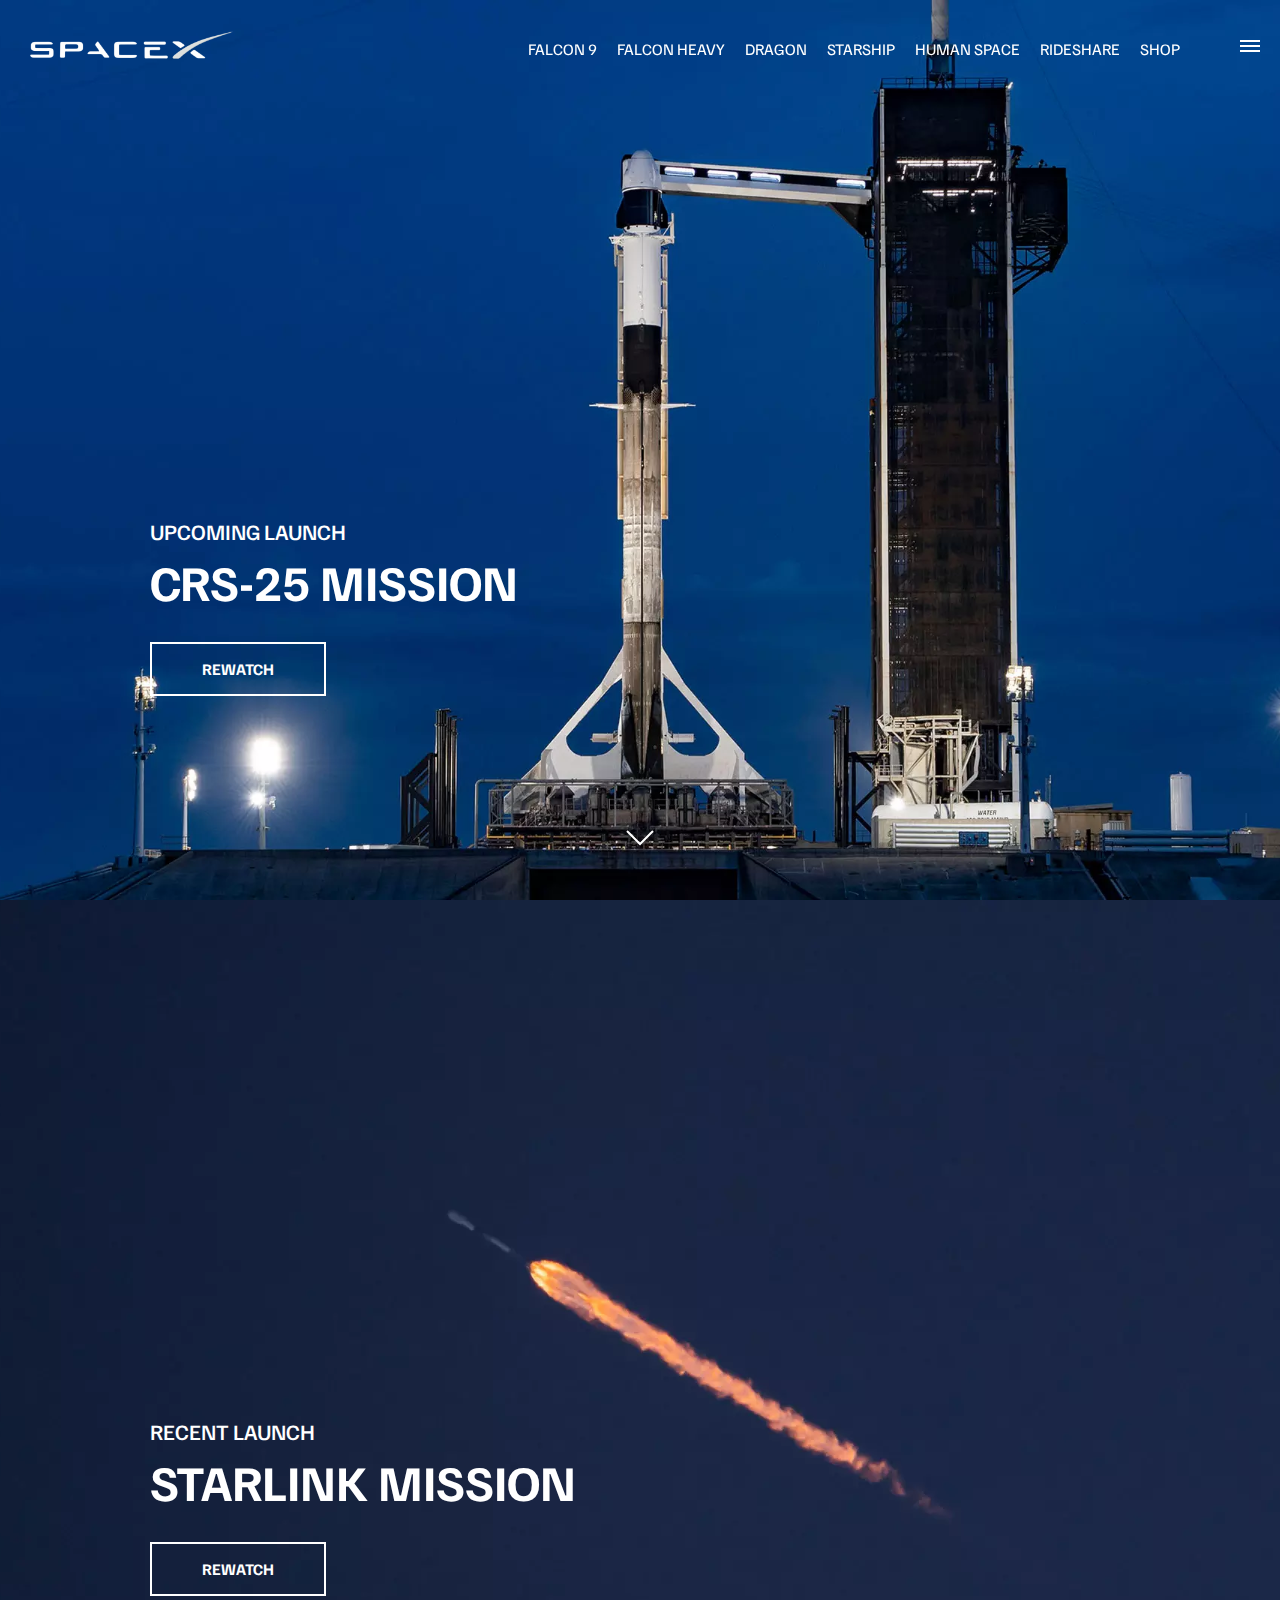
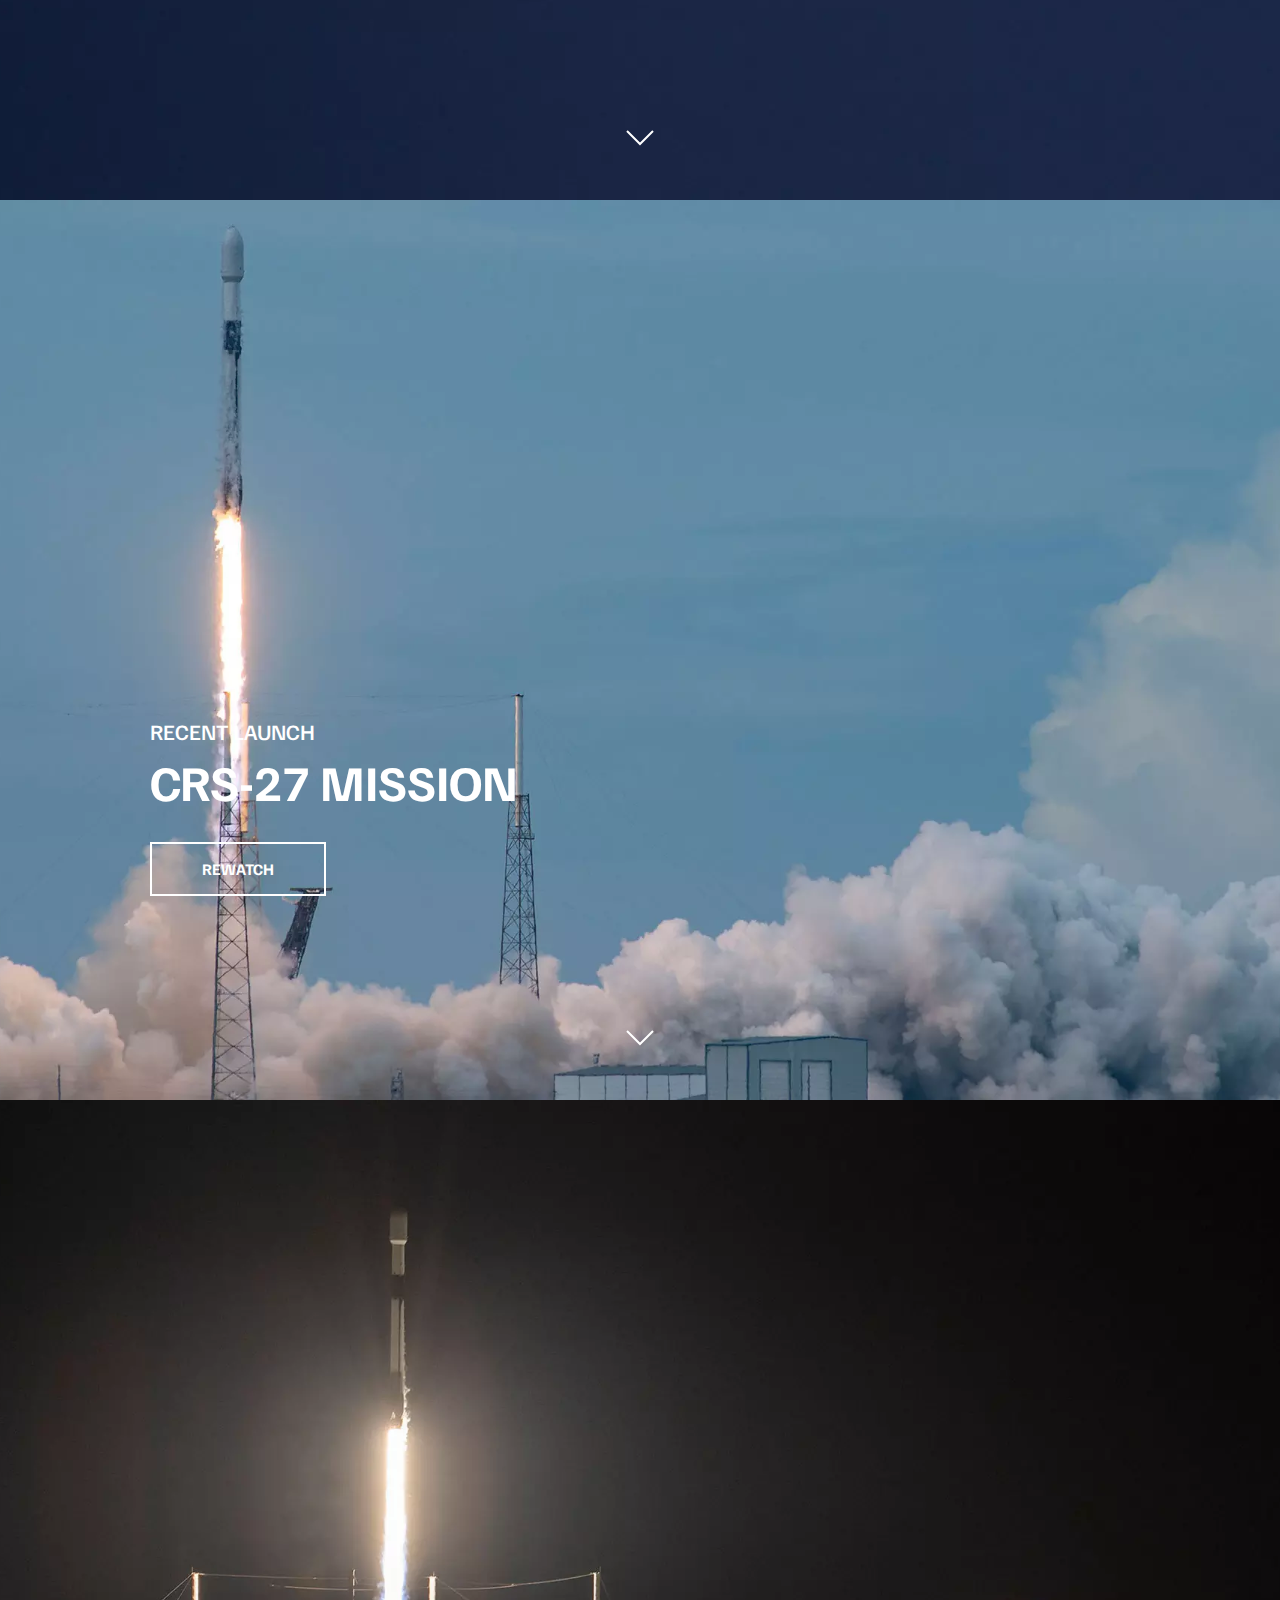
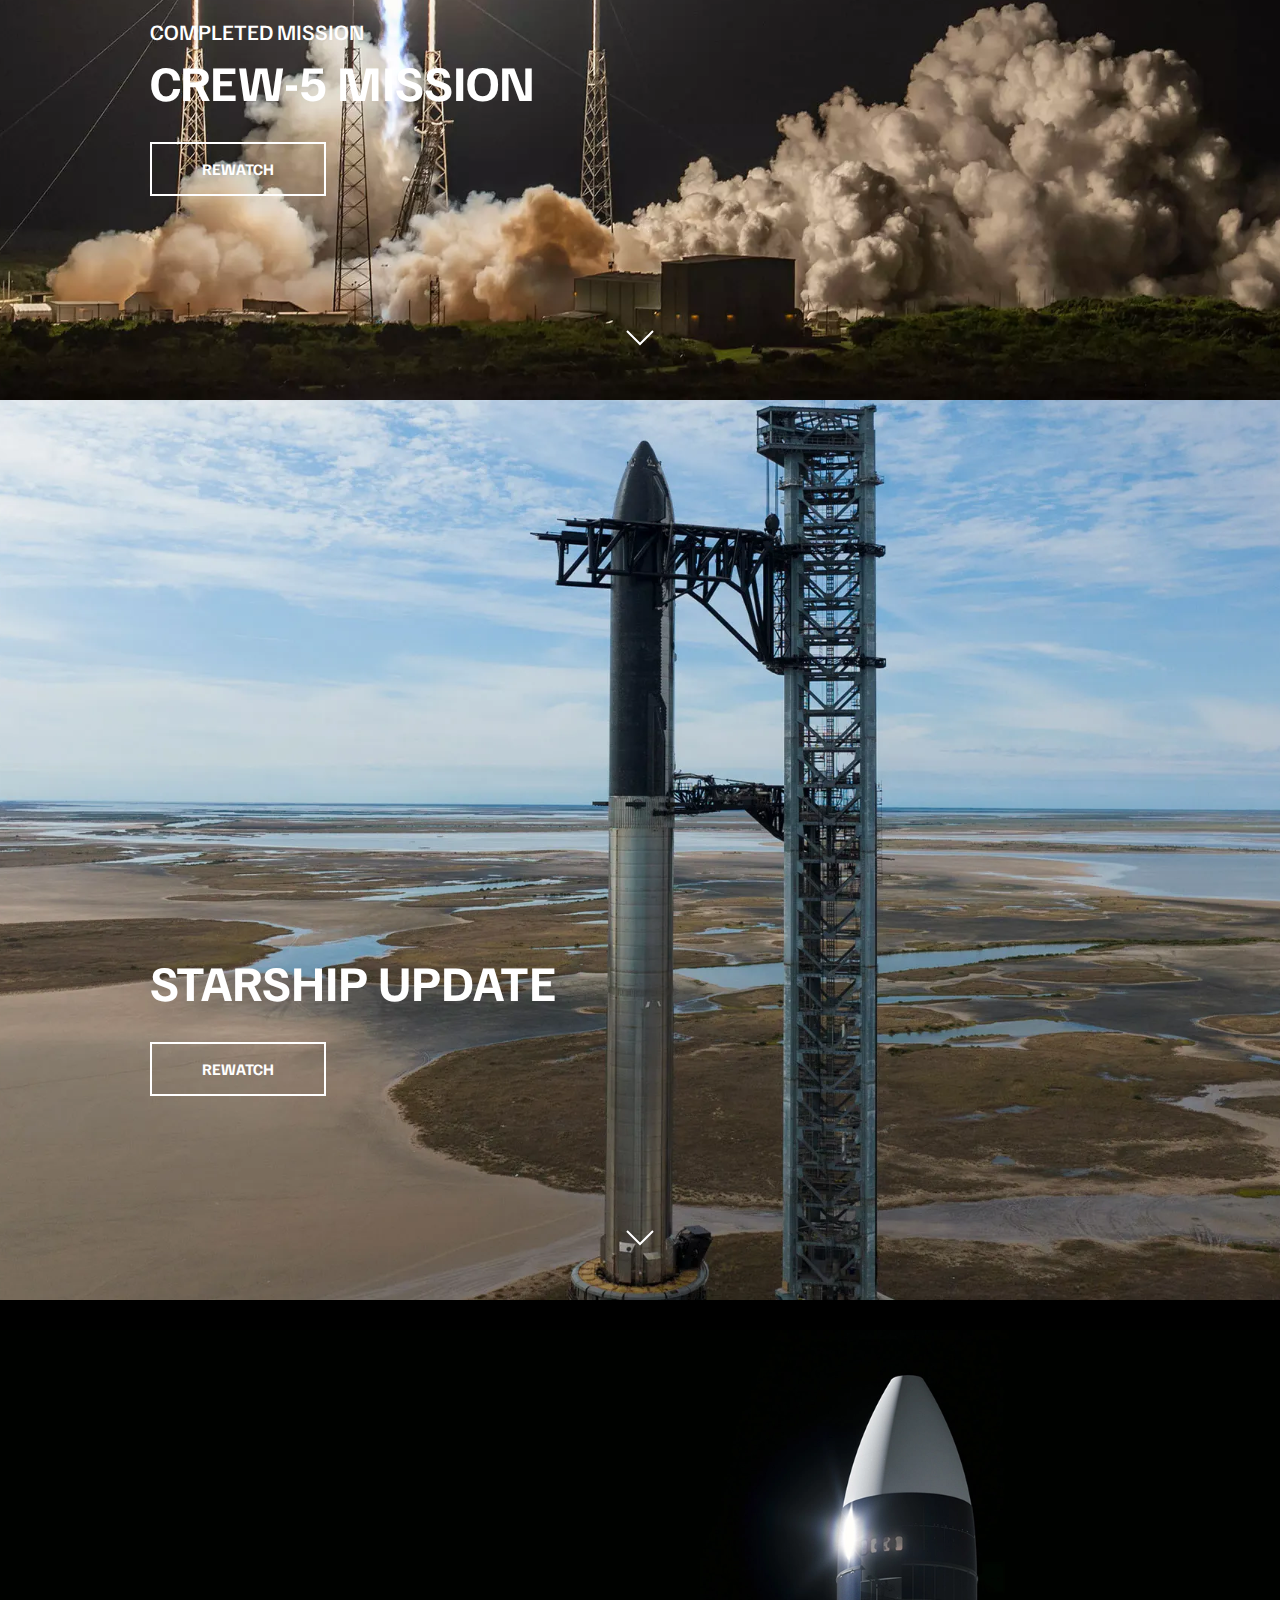
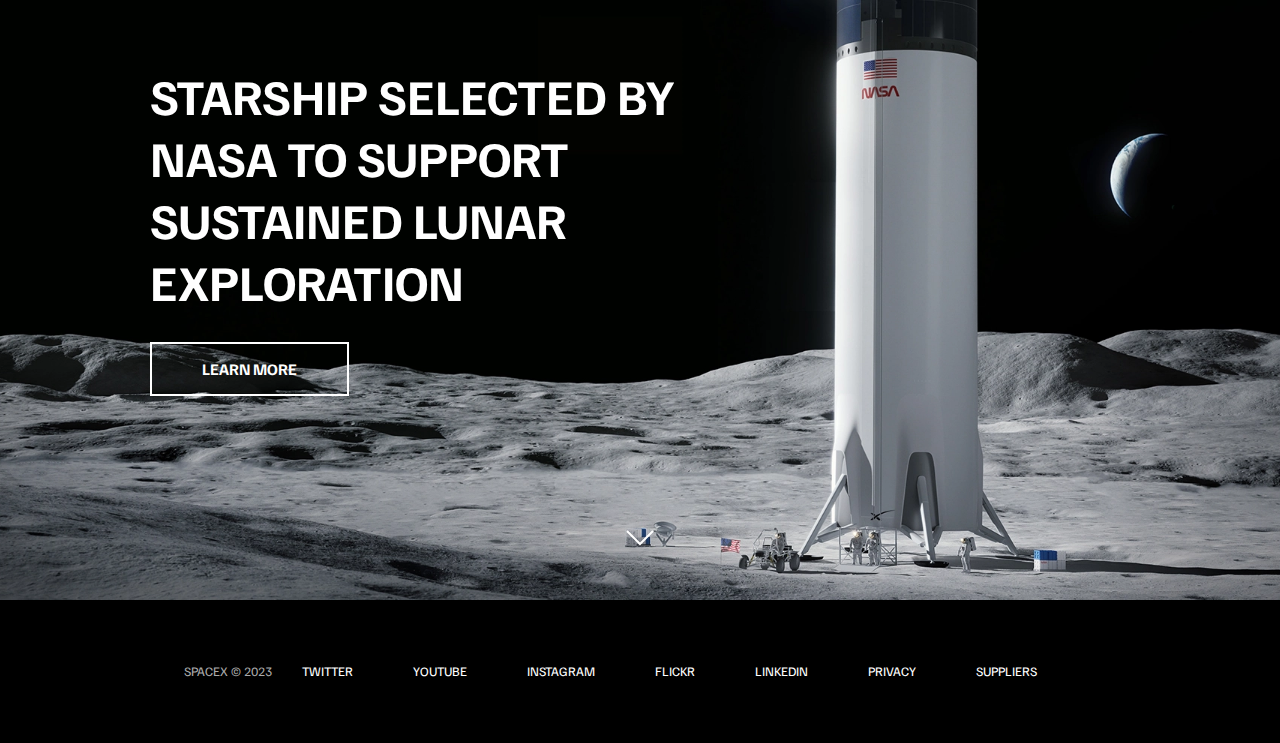
<file: index.html>
<!DOCTYPE html>
<html lang="en">
<head>
    <meta charset="UTF-8">
    <meta http-equiv="X-UA-Compatible" content="IE=edge">
    <meta name="viewport" content="width=device-width, initial-scale=1.0">
    <link rel="stylesheet" href="css/style.css">
    <title>SpaceX</title>
</head>
<body>
    <div class="overlay"></div>
    <div id="mobile-main-menu" class="mobile-main-menu">
        <ul>
            <li><a href="#">Mission</a></li>
            <li><a href="#">Launches</a></li>
            <li><a href="#">Careers</a></li>
            <li><a href="#">Updates</a></li>
            <li><a href="#">Shop</a></li>

            <li class="mobile-only"><a href="falcon9.html">Falcon 9</a></li>
            <li class="mobile-only"><a href="falcon-heavy.html">Falcon Heavy</a></li>
            <li class="mobile-only"><a href="dragon.html">Dragon</a></li>
            <li class="mobile-only"><a href="#">Starship</a></li>
            <li class="mobile-only"><a href="#">Human Space</a></li>
            <li class="mobile-only"><a href="#">Rideshare</a></li>
            <li class="mobile-only"><a href="#">Shop</a></li>
        </ul>
    </div>
    <header class="main-header">
        <div class="logo">
            <a href="index.html">
                <img src="img/logo.png" alt="">
            </a>
        </div>
        <nav class="desktop-main-menu">
            <ul>
                <li><a href="falcon9.html">Falcon 9</a></li>
                <li><a href="falcon-heavy.html">Falcon Heavy</a></li>
                <li><a href="dragon.html">Dragon</a></li>
                <li><a href="#">Starship</a></li>
                <li><a href="#">Human Space</a></li>
                <li><a href="#">Rideshare</a></li>
                <li><a href="#">Shop</a></li>


            </ul>
        </nav>
    </header>
    <!-- Hamburger menu  -->
    <button id="menu-btn" class="hamburger " type="button">
        <span class="hamburger-top"></span>
        <span class="hamburger-middle"></span>
        <span class="hamburger-bottom"></span>

    </button>

    <!-- Section A  -->
    <section class="section-a">
        <div class="section-inner">
            <h4>Upcoming Launch</h4>
            <h2>CRS-25 Mission</h2>
            <a href="#" class="btn animate">
                <div class="hover"></div>
                <span>Rewatch</span>
            </a>
        </div>

        <div class="scroll-arrow">
            <svg width="30px" height="20px">
                <path
                    stroke="#ffffff"
                    fill="none"
                    stroke-width="2px"
                    d="M2.000,5.000 L15.000,18.000 L28.000, 5.000 "
                ></path>
            </svg>
        </div>
    </section>

      <!-- Section B  -->
      <section class="section-b">
        <div class="section-inner">
            <h4>RECENT LAUNCH</h4>
            <h2>STARLINK MISSION</h2>
            <a href="#" class="btn animate">
                <div class="hover"></div>
                <span>Rewatch</span>
            </a>
        </div>

        <div class="scroll-arrow">
            <svg width="30px" height="20px">
                <path
                    stroke="#ffffff"
                    fill="none"
                    stroke-width="2px"
                    d="M2.000,5.000 L15.000,18.000 L28.000, 5.000 "
                ></path>
            </svg>
        </div>
    </section>

     <!-- Section C  -->
     <section class="section-c">
        <div class="section-inner">
            <h4>RECENT LAUNCH</h4>
            <h2>CRS-27 MISSION</h2>
            <a href="#" class="btn animate">
                <div class="hover"></div>
                <span>Rewatch</span>
            </a>
        </div>

        <div class="scroll-arrow">
            <svg width="30px" height="20px">
                <path
                    stroke="#ffffff"
                    fill="none"
                    stroke-width="2px"
                    d="M2.000,5.000 L15.000,18.000 L28.000, 5.000 "
                ></path>
            </svg>
        </div>
    </section>
    
    <!-- Section D  -->
    <section class="section-d">
        <div class="section-inner">
            <h4>COMPLETED MISSION</h4>
            <h2>CREW-5 MISSION</h2>
            <a href="#" class="btn animate">
                <div class="hover"></div>
                <span>Rewatch</span>
            </a>
        </div>

        <div class="scroll-arrow">
            <svg width="30px" height="20px">
                <path
                    stroke="#ffffff"
                    fill="none"
                    stroke-width="2px"
                    d="M2.000,5.000 L15.000,18.000 L28.000, 5.000 "
                ></path>
            </svg>
        </div>
    </section>

    <!-- Section E  -->
    <section class="section-e">
        <div class="section-inner">
            <h2>STARSHIP UPDATE</h2>
            <a href="#" class="btn animate">
                <div class="hover"></div>
                <span>Rewatch</span>
            </a>
        </div>

        <div class="scroll-arrow">
            <svg width="30px" height="20px">
                <path
                    stroke="#ffffff"
                    fill="none"
                    stroke-width="2px"
                    d="M2.000,5.000 L15.000,18.000 L28.000, 5.000 "
                ></path>
            </svg>
        </div>
    </section>

     <!-- Section E  -->
     <section class="section-f">
        <div class="section-inner">
            <h2>STARSHIP SELECTED BY NASA TO SUPPORT SUSTAINED LUNAR EXPLORATION</h2>
            <a href="#" class="btn animate">
                <div class="hover"></div>
                <span>Learn more</span>
            </a>
        </div>

        <div class="scroll-arrow">
            <svg width="30px" height="20px">
                <path
                    stroke="#ffffff"
                    fill="none"
                    stroke-width="2px"
                    d="M2.000,5.000 L15.000,18.000 L28.000, 5.000 "
                ></path>
            </svg>
        </div>
    </section>
    <footer>
        <ul>
            <li>SpaceX &copy; 2023</li>
            <li><a href="#">Twitter </a></li>
            <li><a href="#">Youtube </a></li>
            <li><a href="#">Instagram </a></li>
            <li><a href="#">Flickr </a></li>
            <li><a href="#">LinkedIn </a></li>
            <li><a href="#">Privacy </a></li>
            <li><a href="#">Suppliers </a></li>

        </ul>
    </footer>
<script src="js/script.js" defer></script>
</body>
</html>
</file>
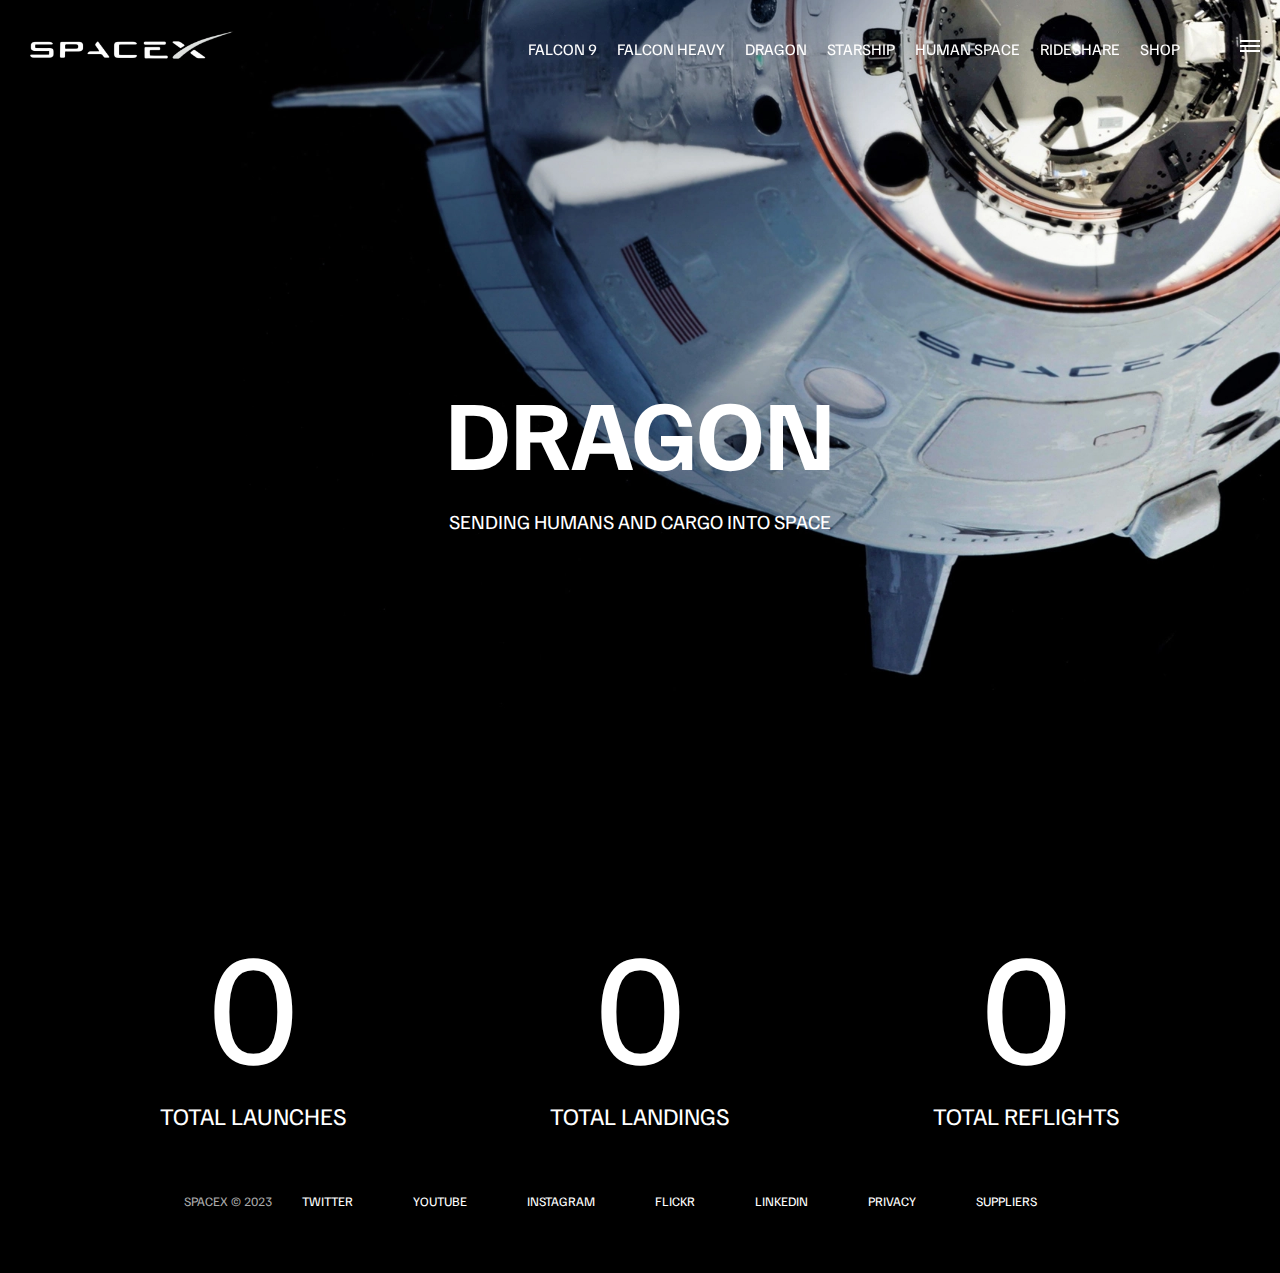
<file: dragon.html>
<!DOCTYPE html>
<html lang="en">
<head>
    <meta charset="UTF-8">
    <meta http-equiv="X-UA-Compatible" content="IE=edge">
    <meta name="viewport" content="width=device-width, initial-scale=1.0">
    <link rel="stylesheet" href="css/style.css">
    <title>SpaceX - Falcon Dragon</title>
</head>
<body>
    <div class="overlay"></div>
    <div id="mobile-main-menu" class="mobile-main-menu">
        <ul>
            <li><a href="#">Mission</a></li>
            <li><a href="#">Launches</a></li>
            <li><a href="#">Careers</a></li>
            <li><a href="#">Updates</a></li>
            <li><a href="#">Shop</a></li>

            <li class="mobile-only"><a href="falcon9.html">Falcon 9</a></li>
            <li class="mobile-only"><a href="falcon-heavy.html">Falcon Heavy</a></li>
            <li class="mobile-only"><a href="dragon.html">Dragon</a></li>
            <li class="mobile-only"><a href="#">Starship</a></li>
            <li class="mobile-only"><a href="#">Human Space</a></li>
            <li class="mobile-only"><a href="#">Rideshare</a></li>
            <li class="mobile-only"><a href="#">Shop</a></li>
        </ul>
    </div>
    <header class="main-header">
        <div class="logo">
            <a href="index.html">
                <img src="img/logo.png" alt="">
            </a>
        </div>
        <nav class="desktop-main-menu">
            <ul>
                <li><a href="falcon9.html">Falcon 9</a></li>
                <li><a href="falcon-heavy.html">Falcon Heavy</a></li>
                <li><a href="dragon.html">Dragon</a></li>
                <li><a href="#">Starship</a></li>
                <li><a href="#">Human Space</a></li>
                <li><a href="#">Rideshare</a></li>
                <li><a href="#">Shop</a></li>


            </ul>
        </nav>
    </header>
    <!-- Hamburger menu  -->
    <button id="menu-btn" class="hamburger " type="button">
        <span class="hamburger-top"></span>
        <span class="hamburger-middle"></span>
        <span class="hamburger-bottom"></span>

    </button>
    <section class="section-animate bg-falcon-dragon">       
    </section>
    <div class="section-inner-center">
        <h3> Dragon</h3>
        <p>Sending humans and cargo into space</p>
    </div>
    <div class="status">
        <div>
            <span class="counter" data-target="3">0</span>
            <h4>Total Launches</h4>
        </div>
        <div>
            <span class="counter" data-target="7">0</span>
            <h4>Total Landings</h4>
        </div>
        <div>
            <span class="counter" data-target="5">0</span>
            <h4>Total Reflights</h4>
        </div>
    </div>
   
    <footer>
        <ul>
            <li>SpaceX &copy; 2023</li>
            <li><a href="#">Twitter </a></li>
            <li><a href="#">Youtube </a></li>
            <li><a href="#">Instagram </a></li>
            <li><a href="#">Flickr </a></li>
            <li><a href="#">LinkedIn </a></li>
            <li><a href="#">Privacy </a></li>
            <li><a href="#">Suppliers </a></li>

        </ul>
    </footer>
<script src="js/script.js" defer></script>
</body>
</html>
</file>
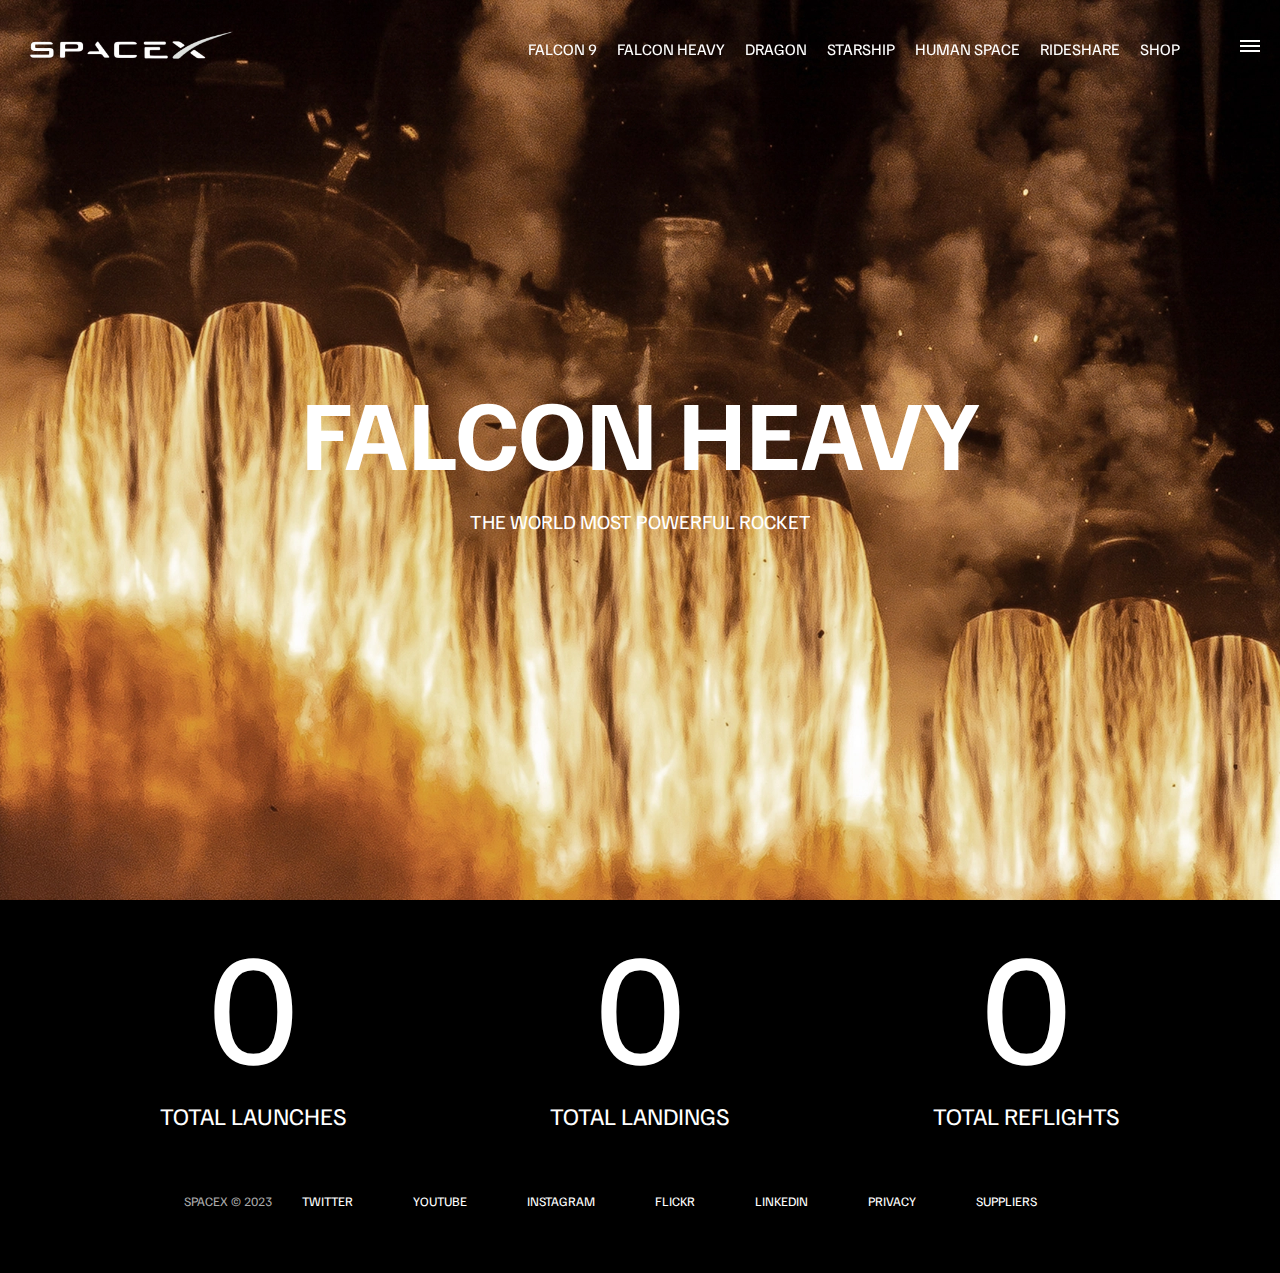
<file: falcon-heavy.html>
<!DOCTYPE html>
<html lang="en">
<head>
    <meta charset="UTF-8">
    <meta http-equiv="X-UA-Compatible" content="IE=edge">
    <meta name="viewport" content="width=device-width, initial-scale=1.0">
    <link rel="stylesheet" href="css/style.css">
    <title>SpaceX - Falcon Heavy</title>
</head>
<body>
    <div class="overlay"></div>
    <div id="mobile-main-menu" class="mobile-main-menu">
        <ul>
            <li><a href="#">Mission</a></li>
            <li><a href="#">Launches</a></li>
            <li><a href="#">Careers</a></li>
            <li><a href="#">Updates</a></li>
            <li><a href="#">Shop</a></li>

            <li class="mobile-only"><a href="falcon9.html">Falcon 9</a></li>
            <li class="mobile-only"><a href="falcon-heavy.html">Falcon Heavy</a></li>
            <li class="mobile-only"><a href="dragon.html">Dragon</a></li>
            <li class="mobile-only"><a href="#">Starship</a></li>
            <li class="mobile-only"><a href="#">Human Space</a></li>
            <li class="mobile-only"><a href="#">Rideshare</a></li>
            <li class="mobile-only"><a href="#">Shop</a></li>
        </ul>
    </div>
    <header class="main-header">
        <div class="logo">
            <a href="index.html">
                <img src="img/logo.png" alt="">
            </a>
        </div>
        <nav class="desktop-main-menu">
            <ul>
                <li><a href="falcon9.html">Falcon 9</a></li>
                <li><a href="falcon-heavy.html">Falcon Heavy</a></li>
                <li><a href="dragon.html">Dragon</a></li>
                <li><a href="#">Starship</a></li>
                <li><a href="#">Human Space</a></li>
                <li><a href="#">Rideshare</a></li>
                <li><a href="#">Shop</a></li>


            </ul>
        </nav>
    </header>
    <!-- Hamburger menu  -->
    <button id="menu-btn" class="hamburger " type="button">
        <span class="hamburger-top"></span>
        <span class="hamburger-middle"></span>
        <span class="hamburger-bottom"></span>

    </button>
    <section class="section-animate bg-falcon-heavy">       
    </section>
    <div class="section-inner-center">
        <h3>Falcon Heavy</h3>
        <p>The world most powerful rocket</p>
    </div>
    <div class="status">
        <div>
            <span class="counter" data-target="3">0</span>
            <h4>Total Launches</h4>
        </div>
        <div>
            <span class="counter" data-target="7">0</span>
            <h4>Total Landings</h4>
        </div>
        <div>
            <span class="counter" data-target="5">0</span>
            <h4>Total Reflights</h4>
        </div>
    </div>
   
    <footer>
        <ul>
            <li>SpaceX &copy; 2023</li>
            <li><a href="#">Twitter </a></li>
            <li><a href="#">Youtube </a></li>
            <li><a href="#">Instagram </a></li>
            <li><a href="#">Flickr </a></li>
            <li><a href="#">LinkedIn </a></li>
            <li><a href="#">Privacy </a></li>
            <li><a href="#">Suppliers </a></li>

        </ul>
    </footer>
<script src="js/script.js" defer></script>
</body>
</html>
</file>
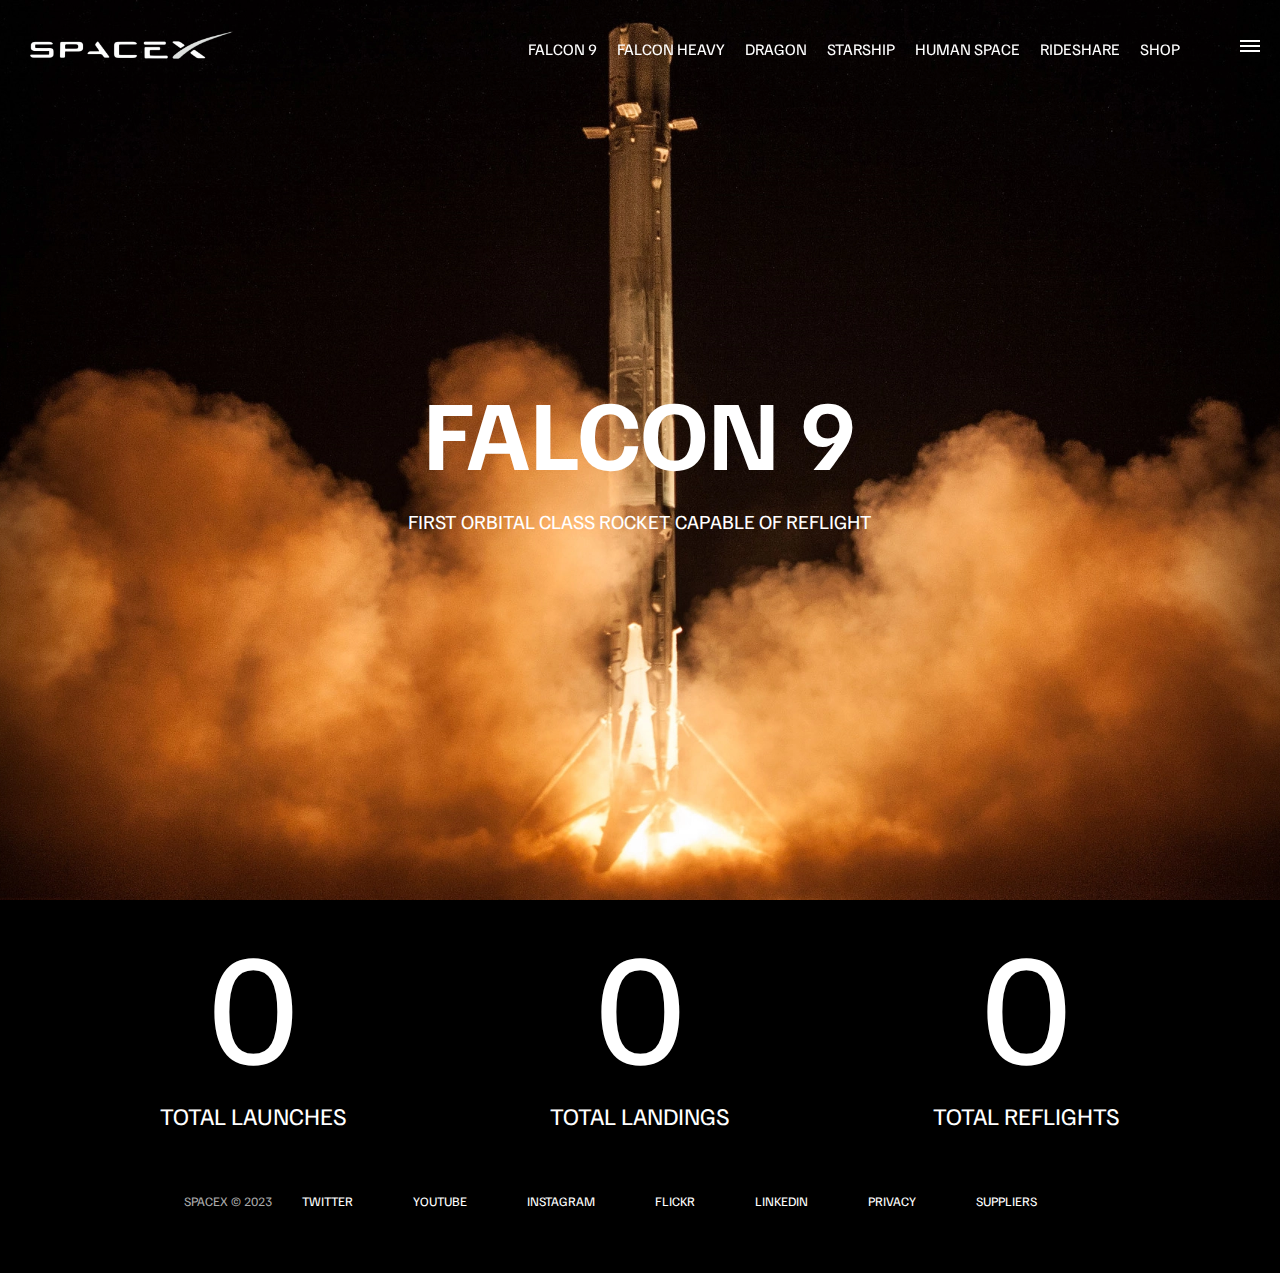
<file: falcon9.html>
<!DOCTYPE html>
<html lang="en">
<head>
    <meta charset="UTF-8">
    <meta http-equiv="X-UA-Compatible" content="IE=edge">
    <meta name="viewport" content="width=device-width, initial-scale=1.0">
    <link rel="stylesheet" href="css/style.css">
    <title>SpaceX - Falcon 9</title>
</head>
<body>
    <div class="overlay"></div>
    <div id="mobile-main-menu" class="mobile-main-menu">
        <ul>
            <li><a href="#">Mission</a></li>
            <li><a href="#">Launches</a></li>
            <li><a href="#">Careers</a></li>
            <li><a href="#">Updates</a></li>
            <li><a href="#">Shop</a></li>

            <li class="mobile-only"><a href="falcon9.html">Falcon 9</a></li>
            <li class="mobile-only"><a href="falcon-heavy.html">Falcon Heavy</a></li>
            <li class="mobile-only"><a href="dragon.html">Dragon</a></li>
            <li class="mobile-only"><a href="#">Starship</a></li>
            <li class="mobile-only"><a href="#">Human Space</a></li>
            <li class="mobile-only"><a href="#">Rideshare</a></li>
            <li class="mobile-only"><a href="#">Shop</a></li>
        </ul>
    </div>
    <header class="main-header">
        <div class="logo">
            <a href="index.html">
                <img src="img/logo.png" alt="">
            </a>
        </div>
        <nav class="desktop-main-menu">
            <ul>
                <li><a href="falcon9.html">Falcon 9</a></li>
                <li><a href="falcon-heavy.html">Falcon Heavy</a></li>
                <li><a href="dragon.html">Dragon</a></li>
                <li><a href="#">Starship</a></li>
                <li><a href="#">Human Space</a></li>
                <li><a href="#">Rideshare</a></li>
                <li><a href="#">Shop</a></li>


            </ul>
        </nav>
    </header>
    <!-- Hamburger menu  -->
    <button id="menu-btn" class="hamburger " type="button">
        <span class="hamburger-top"></span>
        <span class="hamburger-middle"></span>
        <span class="hamburger-bottom"></span>

    </button>
    <section class="section-animate bg-falcon-9">       
    </section>
    <div class="section-inner-center">
        <h3>Falcon 9</h3>
        <p>FIRST ORBITAL CLASS ROCKET CAPABLE OF REFLIGHT</p>
    </div>
    <div class="status">
        <div>
            <span class="counter" data-target="3">0</span>
            <h4>Total Launches</h4>
        </div>
        <div>
            <span class="counter" data-target="7">0</span>
            <h4>Total Landings</h4>
        </div>
        <div>
            <span class="counter" data-target="5">0</span>
            <h4>Total Reflights</h4>
        </div>
    </div>
   
    <footer>
        <ul>
            <li>SpaceX &copy; 2023</li>
            <li><a href="#">Twitter </a></li>
            <li><a href="#">Youtube </a></li>
            <li><a href="#">Instagram </a></li>
            <li><a href="#">Flickr </a></li>
            <li><a href="#">LinkedIn </a></li>
            <li><a href="#">Privacy </a></li>
            <li><a href="#">Suppliers </a></li>

        </ul>
    </footer>
<script src="js/script.js" defer></script>
</body>
</html>
</file>
<file: css/style.css>
@import url('https://fonts.googleapis.com/css2?family=Familjen+Grotesk:wght@400;600;700&display=swap');

*,
*::before,
*::after {
  margin: 0;
  padding: 0;
  box-sizing: border-box;
}

body {
  font-family: 'Familjen Grotesk', sans-serif;
  background: #000;
  color: #fff;
}

a {
  text-decoration: none;
  color: #fff;
}

ul {
  list-style: none;
}

/* Header/Navbar  */
.main-header {
  position: fixed;
  top: 0;
  left: 0;
  width: 100%;
  z-index: 3;
  display: flex;
  justify-content: space-between;
  align-items: center;
  text-transform: uppercase;
  height: 100px;
  padding: 0 30px;
}
/* logo  */
.logo {
  width: 210px;
  height: auto;
}
.logo img {
  width: 100%;
  height: auto;
  display: block;
}
/* Desktop menu  */
.desktop-main-menu {
  margin-right: 50px;
}
.desktop-main-menu ul {
  display: flex;
  align-items: center;
}
.desktop-main-menu ul li{
  position: relative;
  margin-right: 20px;
  padding-bottom: 2px;
}

/* Menu item bottom border  */
.desktop-main-menu ul li a::after {
  content: '';
  position: absolute;
  bottom: 0;
  left: 0;
  width: 100%;
  height: 1px;
  background: #fff;
  transform: scaleX(0);
  transition:  all .6s cubic-bezier(0.19,1,0.22,1);
  transform-origin: right center;
}
.desktop-main-menu ul li a:hover::after {
  transform: scaleX(1);
  transform-origin: left center;
  transition-duration: 0.4s;

}
/* Sections  */
section {
  position: relative;
  height: 100vh;
  width: 100%;
  background-position: center center;
  background-repeat: no-repeat;
  background-size: cover;
  text-transform: uppercase;
}
/* Backgroun images  */
.section-a {
  background-image: url('../img/section-a.webp');
}
.section-b {
  background-image: url('../img/section-b.webp');
}
.section-c {
  background-image: url('../img/section-c.webp');
}
.section-d {
  background-image: url('../img/section-d.webp');
}
.section-e {
  background-image: url('../img/section-e.webp');
}
.section-f {
  background-image: url('../img/section-f.webp');
}
.section-inner {
 position: absolute;
 bottom: 200px;
 left: 150px;
 max-width: 560px;
}
.section-inner h4 {
  font-size: 22px;
  margin-bottom: 5px;
  font-weight: 500;
  animation: fadeInUp 0.5s ease-in-out;
}
.section-inner h2 {
  font-size: 50px;
  margin-bottom: 20px;
  font-weight: 700;
  animation: fadeInUp 0.5s ease-in-out 0.2s;
  /* Stop from showing at start  */
  animation-fill-mode: both; 

}
.section-inner a {
  animation: fadeInUp 0.5s ease-in-out 0.4s;
 /* Stop from showing at start  */
  animation-fill-mode: both; 
}
.btn {
  position: relative;
  display: inline-block;
  cursor: pointer;
  text-align: center;
  min-width: 130px;
  padding: 15px 50px;
  margin-top: 10px;
  border: 2px solid #fff;
  text-transform: uppercase;
  font-weight: bold;
  overflow: hidden;
  z-index: 2;
  
}
.scroll-arrow {
  position: absolute;
  bottom: 50px;
  left: 50%;
  transform: translateX(-50%);
  animation: fadeBounce 5s infinite;
}
.btn:hover span {
  color: #000;
}
.btn .hover {
  position: absolute;
  top: 0;
  left: 0;
  width: 100%;
  height: 100%;
  background-color: #fff;
  color: #000;
  z-index: -1;
  transform: translateY(100%);
  transition:  all .6s cubic-bezier(0.19,1,0.22,1);
}
.btn:hover .hover {
  transform: translateY(0);
}

/* Animations  */

@keyframes fadeInUp {
  0% {
    opacity: 0;
    transform: translateY(140px);
  }

  100% {
    opacity: 1;
    transform: translateY(0);

  }
}

@keyframes fadeBounce {
  0%,
  20%,
  50%,
  80%,
  100% {
    opacity: 0;
    transform: translateY(-20px);
  }
  40% {
    opacity: 1;
    transform: translateY(0);

  }
}

/* Footer  */
footer {
  position: relative;
  padding: 55px 0;

}
footer ul {
  display: flex;
  justify-content: center;
  align-items: center;
  flex-wrap: wrap;
}
footer ul li {
  margin-right: 30px;
  color: #aaa;
  text-transform: uppercase;
  font-size: 13px;
  line-height: 2.5;
}
footer ul li a {
  margin-right: 30px;
  color: #fff;
 transition: color 0.6s;

}
footer ul li a:hover {
  margin-right: 30px;
  color: #aaa;
 transition: color 0.6s;

}

/* Hamburger menu  */
.hamburger {
  position: fixed;
  top: 40px;
  right: 20px;
  z-index: 10;
  cursor: pointer;
  width: 20px;
  height: 20px;
  background: none;
  border: none;
}
.hamburger-top,
.hamburger-middle,
.hamburger-bottom {
  position: absolute;
  width: 20px;
  height: 2px;
  top: 0;
  left: 0;
  background-color: #fff;
  transition:  all 0.5s;

}
.hamburger-middle {
  transform: translateY(5px);
}
.hamburger-bottom {
  transform: translateY(10px);
}

/* Transition hamburger menu to X when open  */
.open {
  transform: rotate(90deg);
}
.open .hamburger-top {
  transform: rotate(45deg) translateY(6px) translateX(6px);
}
.open .hamburger-middle {
 display: none;
}
.open .hamburger-bottom {
  transform: rotate(-45deg) translateY(6px) translateX(-6px);
}
/* Overlay  */
.overlay-show {
  position: fixed;
  top: 0;
  left: 0;
  width: 100%;
  height: 100%;
  background: hsl(0,0%,0%,0.5);
  z-index: 3;
}
/* Stop body scroll  */
.stop-scrolling {
  overflow: hidden;
}
/* Hide mobile main menu items  */
.mobile-only {
  display: none;
}

/* Mobile menu  */
.mobile-main-menu {
  position: fixed;
  top: 0;
  right: 0;
  width: 350px;
  height: 100%;
  z-index: 4;
  background: #000;
  display: flex;
  justify-content: center;
  align-items: center;
  transform: translateX(100%);
  transition: transform 0.6s cubic-bezier(0.19, 1, 0.22, 1);
}

/* Bring menu from right  */
.show-menu {
  transform: translateX(0);

}

.mobile-main-menu ul {
  display: flex;
  justify-content: center;
  align-items: end;
  flex-direction: column;
  width: 100%;
  padding: 50px;
}

.mobile-main-menu ul li {
  margin-bottom: 20px; 
  font-size: 18px;
  text-transform: uppercase;
  border-bottom: 1px dotted #555;
  width: 100%;
  text-align: right;
  padding-bottom: 8px;
}
.mobile-main-menu ul li a {
  color: #fff;
  transition: color .5s;
}
.mobile-main-menu ul li a:hover {
  color: #aaa;
}

/* Inner Pages  */
.bg-falcon-9 {
  background-image: url('../img/falcon-9.webp');
}
.bg-falcon-heavy {
  background-image: url('../img/falcon-heavy.webp');
}
.bg-falcon-dragon {
  background-image: url('../img/dragon.webp');
}
.section-animate {
  animation: fadeIn 2s ease-in-out;
}
.section-inner-center {
  position: absolute;
  top: 50%;
  left: 50%;
  transform: translate(-50%,-50%);
  text-transform: uppercase;
  text-align: center;
}
.section-inner-center h3 {
  font-size: 100px;
  margin-bottom: 15px;
  animation: fadeInUp 0.5s ease-in-out;
}
.section-inner-center p {
  font-size: 20px;
  animation: fadeInUp 0.5s ease-in-out 0.2s;
  animation-fill-mode: both;

}
.status {
  max-width: 960px;margin: 0 auto ;
  display: flex;
  justify-content: space-between;
  align-items: center;
  text-align: center;
  text-transform: uppercase;
}
.status div span {
  font-size: 160px;
}
.status div h4 {
  font-size: 24px;
  font-weight: 300;
}
.section-inner-center {
  width: 80%;
}
/* Animations innerpage */

@keyframes fadeIn {
  0% {
    opacity: 0;

  }

  100% {
    opacity: 1;

  }
}


/* MEDIA QUERIES  */

@media(max-width: 960px) {
  /* Hide desktop menu  */
  .desktop-main-menu {
    display: none;
  }
  /* Hide mobile main menu items  */
.mobile-only {
  display: block;
}
.section-inner-center h3 {
  font-size: 75px;
}
  
}

@media(max-width: 600px) {
  .section-inner {
    bottom: 75px;
    left: 20px;
  }
  .section-inner h2 {
    font-size: 40px;
  }
  footer ul li:first-child {
    position: absolute;
    top: 30px;
    left: 50%;
    transform: translate(-50%, -50%);
    margin-right: 0;
  }
  footer ul li {
    margin-right: 15px;
  }
  .logo {
    width: 150px;
    margin: auto;
  }
  .section-inner-center h3 {
    font-size: 50px;
  }
  /* Status  */
  .status   {
    flex-direction: column;
 }
 .status div {
  margin-bottom: 20px;
}
}
</file>
